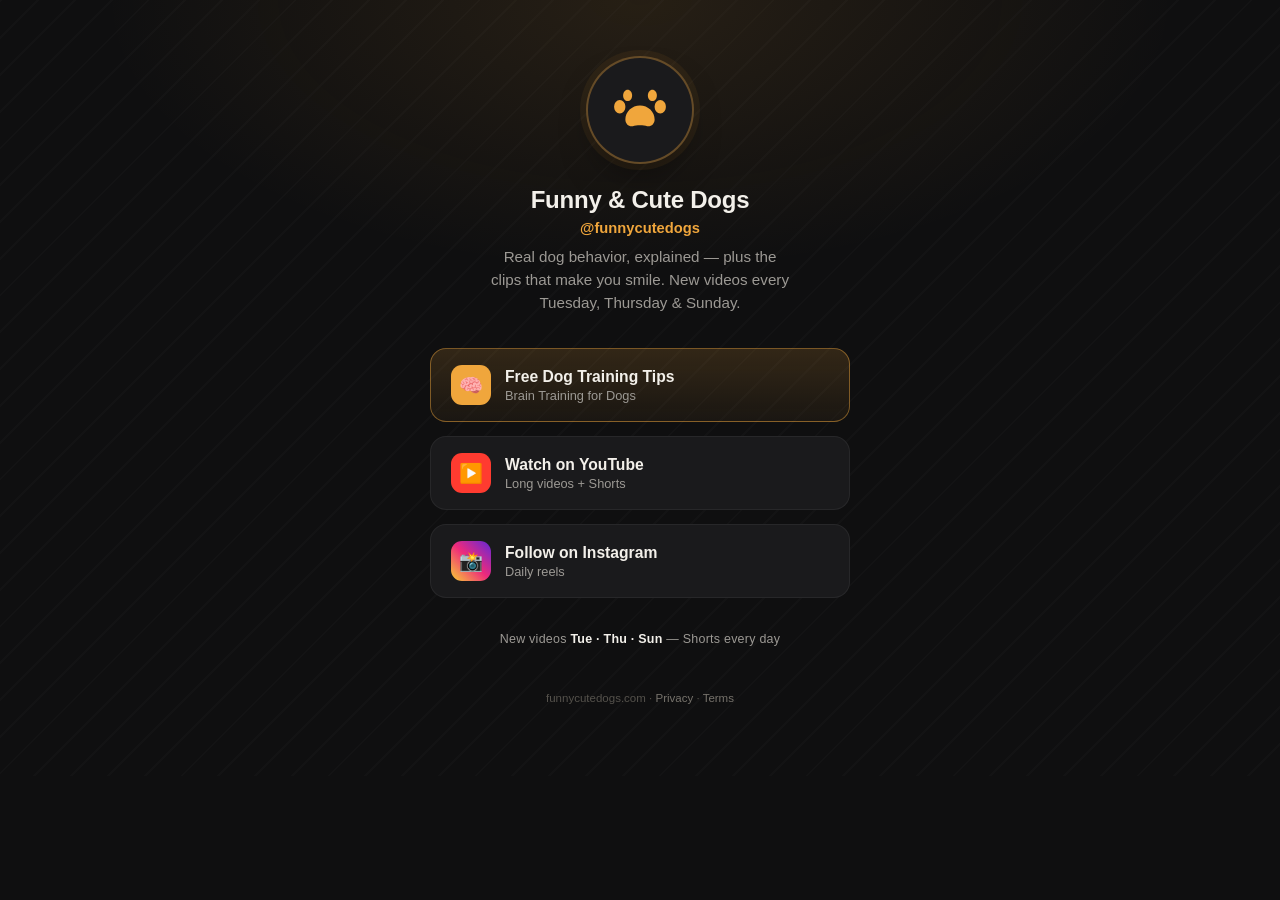
<file: site/index.html>
<!DOCTYPE html>
<html lang="en">
<head>
<meta charset="UTF-8">
<meta name="viewport" content="width=device-width, initial-scale=1.0">
<title>Funny & Cute Dogs</title>
<meta name="description" content="Daily dog videos, behavior facts, and training tips.">
<style>
  :root {
    --bg: #0f0f10;
    --bg-soft: #1a1a1c;
    --paper: #ffffff;
    --ink: #f3f0ea;
    --ink-dim: #9c9994;
    --amber: #f0a63c;
    --amber-soft: rgba(240, 166, 60, 0.14);
  }

  * { box-sizing: border-box; }

  html, body {
    margin: 0;
    padding: 0;
    min-height: 100%;
    background: var(--bg);
  }

  body {
    font-family: -apple-system, BlinkMacSystemFont, "Segoe UI", Roboto, Helvetica, Arial, sans-serif;
    color: var(--ink);
    display: flex;
    justify-content: center;
    padding: 56px 20px 72px;
    background:
      radial-gradient(60% 50% at 50% 0%, rgba(240, 166, 60, 0.10), transparent 70%),
      repeating-linear-gradient(135deg, rgba(255,255,255,0.015) 0 2px, transparent 2px 26px),
      var(--bg);
  }

  .page {
    width: 100%;
    max-width: 420px;
  }

  .badge {
    width: 108px;
    height: 108px;
    margin: 0 auto 22px;
    border-radius: 50%;
    background: var(--bg-soft);
    border: 2px solid rgba(240, 166, 60, 0.35);
    display: flex;
    align-items: center;
    justify-content: center;
    box-shadow: 0 0 0 6px rgba(240,166,60,0.06), 0 18px 40px -18px rgba(0,0,0,0.7);
  }

  .badge svg { width: 54px; height: 54px; }

  h1 {
    text-align: center;
    font-size: 1.5rem;
    font-weight: 700;
    letter-spacing: -0.01em;
    margin: 0 0 6px;
  }

  .handle {
    text-align: center;
    color: var(--amber);
    font-weight: 600;
    font-size: 0.92rem;
    margin: 0 0 10px;
  }

  .tagline {
    text-align: center;
    color: var(--ink-dim);
    font-size: 0.95rem;
    line-height: 1.5;
    margin: 0 auto 34px;
    max-width: 300px;
  }

  .links {
    display: flex;
    flex-direction: column;
    gap: 14px;
  }

  .link {
    display: flex;
    align-items: center;
    gap: 14px;
    padding: 16px 20px;
    border-radius: 16px;
    background: var(--bg-soft);
    border: 1px solid rgba(255,255,255,0.06);
    text-decoration: none;
    color: var(--ink);
    transition: transform 0.15s ease, border-color 0.15s ease, background 0.15s ease;
  }

  .link:hover {
    transform: translateY(-2px);
    border-color: rgba(240, 166, 60, 0.4);
    background: #202022;
  }

  .link:active { transform: translateY(0); }

  .link .icon {
    width: 40px;
    height: 40px;
    flex: none;
    border-radius: 11px;
    display: flex;
    align-items: center;
    justify-content: center;
    font-size: 1.2rem;
  }

  .link .text {
    display: flex;
    flex-direction: column;
    gap: 2px;
    min-width: 0;
  }

  .link .label {
    font-weight: 600;
    font-size: 0.98rem;
  }

  .link .sub {
    font-size: 0.8rem;
    color: var(--ink-dim);
  }

  .link.featured {
    background: linear-gradient(180deg, rgba(240,166,60,0.16), rgba(240,166,60,0.05));
    border-color: rgba(240, 166, 60, 0.45);
  }

  .link.featured .icon { background: var(--amber); color: #1a1206; }
  .link.youtube .icon { background: #ff3b30; }
  .link.instagram .icon { background: linear-gradient(45deg, #f9ce34, #ee2a7b, #6228d7); }

  .cadence {
    text-align: center;
    margin-top: 34px;
    font-size: 0.78rem;
    color: var(--ink-dim);
    letter-spacing: 0.02em;
  }

  .cadence strong { color: var(--ink); }

  footer {
    text-align: center;
    margin-top: 46px;
    font-size: 0.72rem;
    color: #55524c;
  }

  footer a { color: #77736c; text-decoration: none; }
  footer a:hover { color: var(--amber); }
</style>
</head>
<body>
  <div class="page">
    <div class="badge">
      <svg viewBox="0 0 24 24" fill="none" xmlns="http://www.w3.org/2000/svg">
        <path d="M8.5 5.5c0 1.4-.9 2.5-2 2.5s-2-1.1-2-2.5S5.4 3 6.5 3s2 1.1 2 2.5Z" fill="#f0a63c"/>
        <path d="M19.5 5.5c0 1.4-.9 2.5-2 2.5s-2-1.1-2-2.5S16.4 3 17.5 3s2 1.1 2 2.5Z" fill="#f0a63c"/>
        <path d="M5.5 10.5c0 1.66-1.12 3-2.5 3S.5 12.16.5 10.5 1.62 7.5 3 7.5s2.5 1.34 2.5 3Z" fill="#f0a63c"/>
        <path d="M23.5 10.5c0 1.66-1.12 3-2.5 3s-2.5-1.34-2.5-3S19.62 7.5 21 7.5s2.5 1.34 2.5 3Z" fill="#f0a63c"/>
        <path d="M12 10c-3.6 0-6.5 2.8-6.5 6.2 0 1.9 1.5 3.3 3.3 3 .9-.15 1.9-.4 3.2-.4s2.3.25 3.2.4c1.8.3 3.3-1.1 3.3-3C18.5 12.8 15.6 10 12 10Z" fill="#f0a63c"/>
      </svg>
    </div>

    <h1>Funny &amp; Cute Dogs</h1>
    <p class="handle">@funnycutedogs</p>
    <p class="tagline">Real dog behavior, explained &mdash; plus the clips that make you smile. New videos every Tuesday, Thursday &amp; Sunday.</p>

    <div class="links">
      <a class="link featured" href="/go/dogtraining">
        <span class="icon">🧠</span>
        <span class="text">
          <span class="label">Free Dog Training Tips</span>
          <span class="sub">Brain Training for Dogs</span>
        </span>
      </a>

      <a class="link youtube" href="https://www.youtube.com/@funnycutedogs" target="_blank" rel="noopener">
        <span class="icon">▶️</span>
        <span class="text">
          <span class="label">Watch on YouTube</span>
          <span class="sub">Long videos + Shorts</span>
        </span>
      </a>

      <a class="link instagram" href="https://www.instagram.com/dogslover_petslover/" target="_blank" rel="noopener">
        <span class="icon">📸</span>
        <span class="text">
          <span class="label">Follow on Instagram</span>
          <span class="sub">Daily reels</span>
        </span>
      </a>
    </div>

    <p class="cadence">New videos <strong>Tue &middot; Thu &middot; Sun</strong> &mdash; Shorts every day</p>

    <footer>funnycutedogs.com &middot; <a href="/privacy/">Privacy</a> &middot; <a href="/terms/">Terms</a></footer>
  </div>
</body>
</html>
</file>
